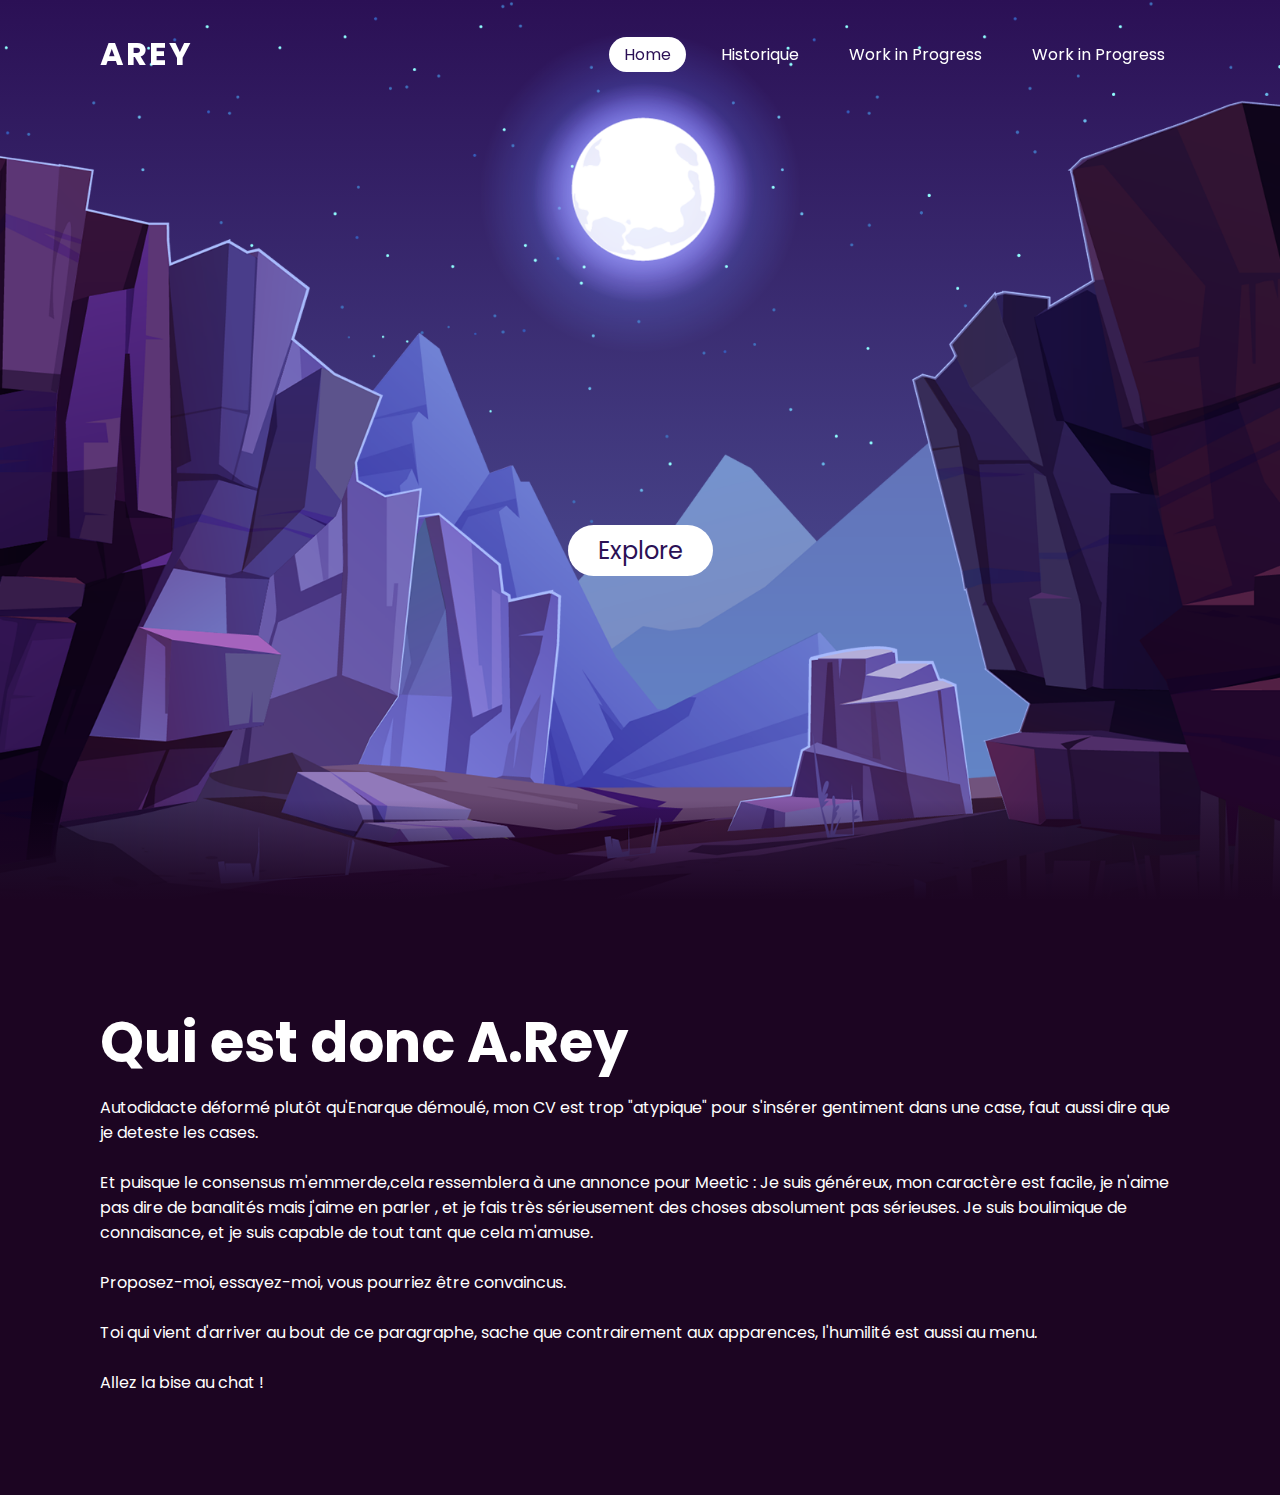
<file: index.html>
<!DOCTYPE html>
<html>
    <head>
       <title>Mon premier site | test Scrolling et JS</title> 
       <link rel="stylesheet" type="text/css" href="css/styles.css">
    </head>
    <body>
        <header>
            <a href="#" class="arey">Arey</a>
            <ul>
                <li><a href="index.html" class="active">Home</a></li>
                <li><a href="pages/index_histo.html">Historique</a></li>
                <li><a href="#">Work in Progress</a></li>
                <li><a href="#">Work in Progress</a></li>
            </ul>
        </header>
        <section>
            <img src="img/stars.png" id="stars">
            <img src="img/moon.png" id="moon">
            <img src="img/mountains_behind.png" id="mountains_behind">
            <h2 id="text">J'aime scroll :3</h2>
            <a href="#sec" id="btn">Explore</a>
            <img src="img/mountains_front.png" id="mountains_front">
        </section>
        <div class="sec" id="sec">
            <h2>Qui est donc A.Rey</h2>
            <p>Autodidacte déformé plutôt qu'Enarque démoulé, mon CV est trop "atypique" pour s'insérer gentiment dans une case, faut aussi dire que je deteste les cases.<br>
            <br> 
            Et puisque le consensus m'emmerde,cela ressemblera à une annonce pour Meetic : Je suis généreux, mon caractère est facile, je n'aime pas dire de banalités mais j'aime en parler , et je fais très sérieusement des choses absolument pas sérieuses. Je suis boulimique de connaisance, et je suis capable de tout tant que cela m'amuse.<br> 
            <br>
            Proposez-moi, essayez-moi, vous pourriez être convaincus.<br>
            <br>
            Toi qui vient d'arriver au bout de ce paragraphe, sache que contrairement aux apparences, l'humilité est aussi au menu.<br>
            <br>
            Allez la bise au chat !<br>
            </p>
        </div>

        <script src="js/anim.js"></script>
    </body>   
</html>
</file>
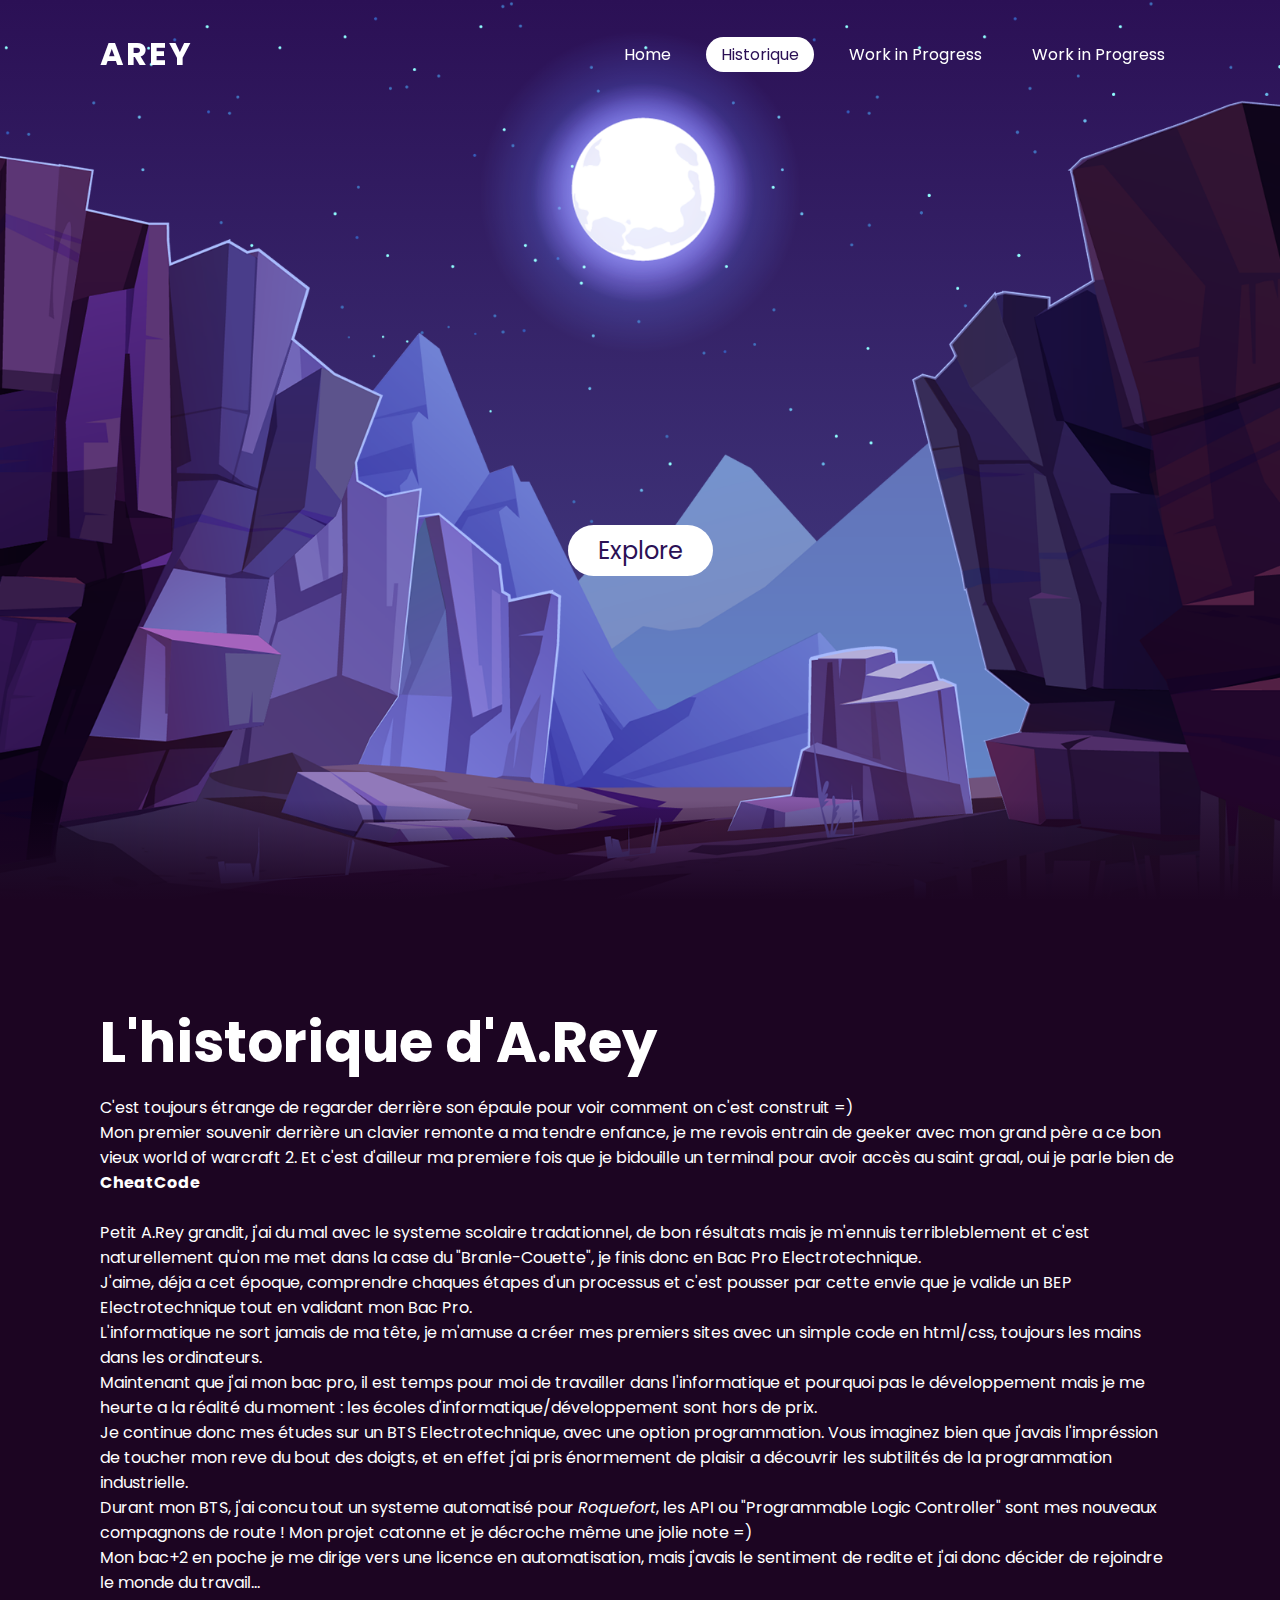
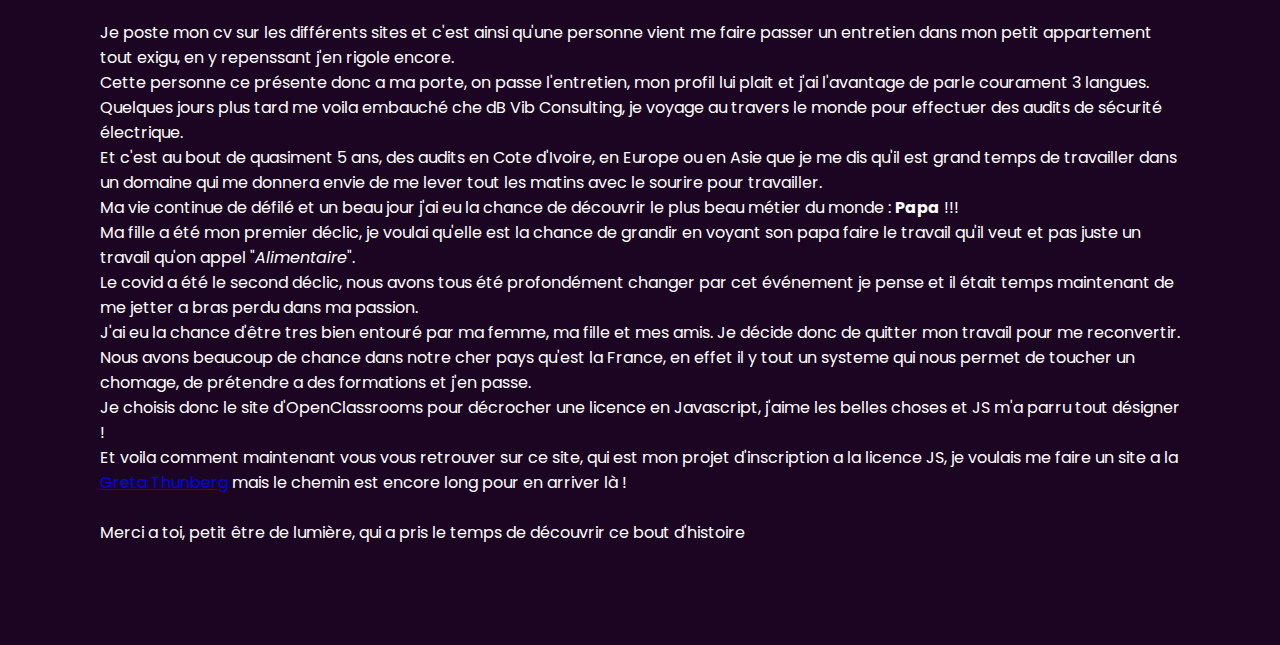
<file: pages/index_histo.html>
<!DOCTYPE html>
<html>
    <head>
       <title>Mon premier site | test Scrolling et JS</title> 
       <link rel="stylesheet" type="text/css" href="../css/styles.css">
    </head>
    <body>
        <header>
            <a href="#" class="arey">Arey</a>
            <ul>
                <li><a href="../index.html">Home</a></li>
                <li><a href="index_histo.html"  class="active">Historique</a></li>
                <li><a href="#">Work in Progress</a></li>
                <li><a href="#">Work in Progress</a></li>
            </ul>
        </header>
        <section>
            <img src="../img/stars.png" id="stars">
            <img src="../img/moon.png" id="moon">
            <img src="../img/mountains_behind.png" id="mountains_behind">
            <h2 id="text">J'aime scroll :3</h2>
            <a href="#sec" id="btn">Explore</a>
            <img src="../img/mountains_front.png" id="mountains_front">
        </section>
        <div class="sec" id="sec">
            <h2>L'historique d'A.Rey</h2>
            <p>C'est toujours étrange de regarder derrière son épaule pour voir comment on c'est construit =) <br>
                Mon premier souvenir derrière un clavier remonte a ma tendre enfance, je me revois entrain de geeker avec mon grand père a ce bon vieux world of warcraft 2. Et c'est d'ailleur ma premiere fois que je bidouille un terminal pour avoir accès au saint graal, oui je parle bien de <strong>CheatCode</strong><br>
                <br>
                Petit A.Rey grandit, j'ai du mal avec le systeme scolaire tradationnel, de bon résultats mais je m'ennuis terribleblement et c'est naturellement qu'on me met dans la case du "Branle-Couette", je finis donc en Bac Pro Electrotechnique. <br>
                J'aime, déja a cet époque, comprendre chaques étapes d'un processus et c'est pousser par cette envie que je valide un BEP Electrotechnique tout en validant mon Bac Pro.<br>
                L'informatique ne sort jamais de ma tête, je m'amuse a créer mes premiers sites avec un simple code en html/css, toujours les mains dans les ordinateurs.<br>
                Maintenant que j'ai mon bac pro, il est temps pour moi de travailler dans l'informatique et pourquoi pas le développement mais je me heurte a la réalité du moment : les écoles d'informatique/développement sont hors de prix.<br>
                Je continue donc mes études sur un BTS Electrotechnique, avec une option programmation. Vous imaginez bien que j'avais l'impréssion de toucher mon reve du bout des doigts, et en effet j'ai pris énormement de plaisir a découvrir les subtilités de la programmation industrielle.<br>
                Durant mon BTS, j'ai concu tout un systeme automatisé pour <em>Roquefort</em>, les API ou "Programmable Logic Controller" sont mes nouveaux compagnons de route ! Mon projet catonne et je décroche même une jolie note =)<br>
                Mon bac+2 en poche je me dirige vers une licence en automatisation, mais j'avais le sentiment de redite et j'ai donc décider de rejoindre le monde du travail... <br> 
                <br>
                Je poste mon cv sur les différents sites et c'est ainsi qu'une personne vient me faire passer un entretien dans mon petit appartement tout exigu, en y repenssant j'en rigole encore.<br>
                Cette personne ce présente donc a ma porte, on passe l'entretien, mon profil lui plait et j'ai l'avantage de parle courament 3 langues.<br>
                Quelques jours plus tard me voila embauché che dB Vib Consulting, je voyage au travers le monde pour effectuer des audits de sécurité électrique.<br>
                Et c'est au bout de quasiment 5 ans, des audits en Cote d'Ivoire, en Europe ou en Asie que je me dis qu'il est grand temps de travailler dans un domaine qui me donnera envie de me lever tout les matins avec le sourire pour travailler.<br>
                Ma vie continue de défilé et un beau jour j'ai eu la chance de découvrir le plus beau métier du monde : <strong>Papa</strong> !!! <br>
                Ma fille a été mon premier déclic, je voulai qu'elle est la chance de grandir en voyant son papa faire le travail qu'il veut et pas juste un travail qu'on appel "<em>Alimentaire</em>".<br>
                Le covid a été le second déclic, nous avons tous été profondément changer par cet événement je pense et il était temps maintenant de me jetter a bras perdu dans ma passion.<br>
                J'ai eu la chance d'être tres bien entouré par ma femme, ma fille et mes amis. Je décide donc de quitter mon travail pour me reconvertir.
                <br>
                Nous avons beaucoup de chance dans notre cher pays qu'est la France, en effet il y tout un systeme qui nous permet de toucher un chomage, de prétendre a des formations et j'en passe.<br>
                Je choisis donc le site d'OpenClassrooms pour décrocher une licence en Javascript, j'aime les belles choses et JS m'a parru tout désigner !<br>
                Et voila comment maintenant vous vous retrouver sur ce site, qui est mon projet d'inscription a la licence JS, je voulais me faire un site a la <a href="https://theyearofgreta.com/">Greta Thunberg</a> mais le chemin est encore long pour en arriver là ! <br>
                <br>
                Merci a toi, petit être de lumière, qui a pris le temps de découvrir ce bout d'histoire 
            
            </p>
        </div>

        <script src="../js/anim.js"></script>
           
    </body>   
</html>
</file>
<file: css/styles.css>
/*Importation des différentes polices*/
@import url('https://fonts.googleapis.com/css?family=Poppins: 300,400,500,600,700,800,900&display=swap');
*

{
    margin: 0;
    padding: 0;
    box-sizing: border-box;
    font-family: 'Poppins', sans-serif;
    scroll-behavior: smooth;
}

body
{
    min-height: 100vh;
    overflow-x: hidden;
    background: linear-gradient(#2b1055, #7597de);
}

header
{
    position: absolute;
    top: 0;
    left: 0;
    width: 100%;
    padding: 30px 100px;
    display: flex;
    justify-content: space-between;
    align-items: center;
    z-index: 10000;
}

header .arey
{
    color: #fff;
    font-weight: 700;
    text-decoration: none;
    font-size: 2em;
    text-transform: uppercase;
    letter-spacing: 2px;
}

header ul
{
    display: flex;
    justify-content: center;
    align-items: center;
}

header ul li
{
    list-style: none;
    margin-left: 20px;
}

header ul li a
{
    text-decoration: none;
    padding: 6px 15px;
    color: #fff;
    border-radius: 20px ;
}

header ul li a:hover,
header ul li a.active
{
    background: #fff;
    color: #2b1055;
}

section
{
    position: relative;
    width: 100%;
    height: 100vh;
    padding: 100px;
    display: flex;
    justify-content: center;
    align-items: center;
    overflow: hidden ;
}

section::before
{
    content: '';
    position: absolute;
    bottom: 0;
    width: 100%;
    height: 100px;
    background: linear-gradient(to top,#1c0522, transparent);
    z-index: 1000;
}

section img
{
    position: absolute;
    top: 0;
    left: 0;
    width: 100%;
    height: 100%;
    object-fit: cover;
    pointer-events: none;
}

section img#moon
{
    mix-blend-mode: screen;
}

section img#mountains_front
{
    z-index: 10;
}

#text
{
    position: absolute;
    right: -600px;
    color: #fff;
    white-space: nowrap;
    font-size: 7.5vw;
    z-index: 9;
}

#btn
{
    text-decoration: none;
    display: inline-block;
    padding: 8px 30px;
    border-radius: 40px;
    background: #fff;
    color: #2b1055;
    font-size: 1.5em;
    z-index: 9;
    transform: translateY(100px);
}

.sec
{
    position: relative;
    padding: 100px;
    background: #1c0522;
}

.sec h2
{
    font-size: 3.5em;
    margin-bottom: 10px;
    color: #fff;
}

.sec p
{
    font-size: 1em;
    color: #fff;
}
</file>
